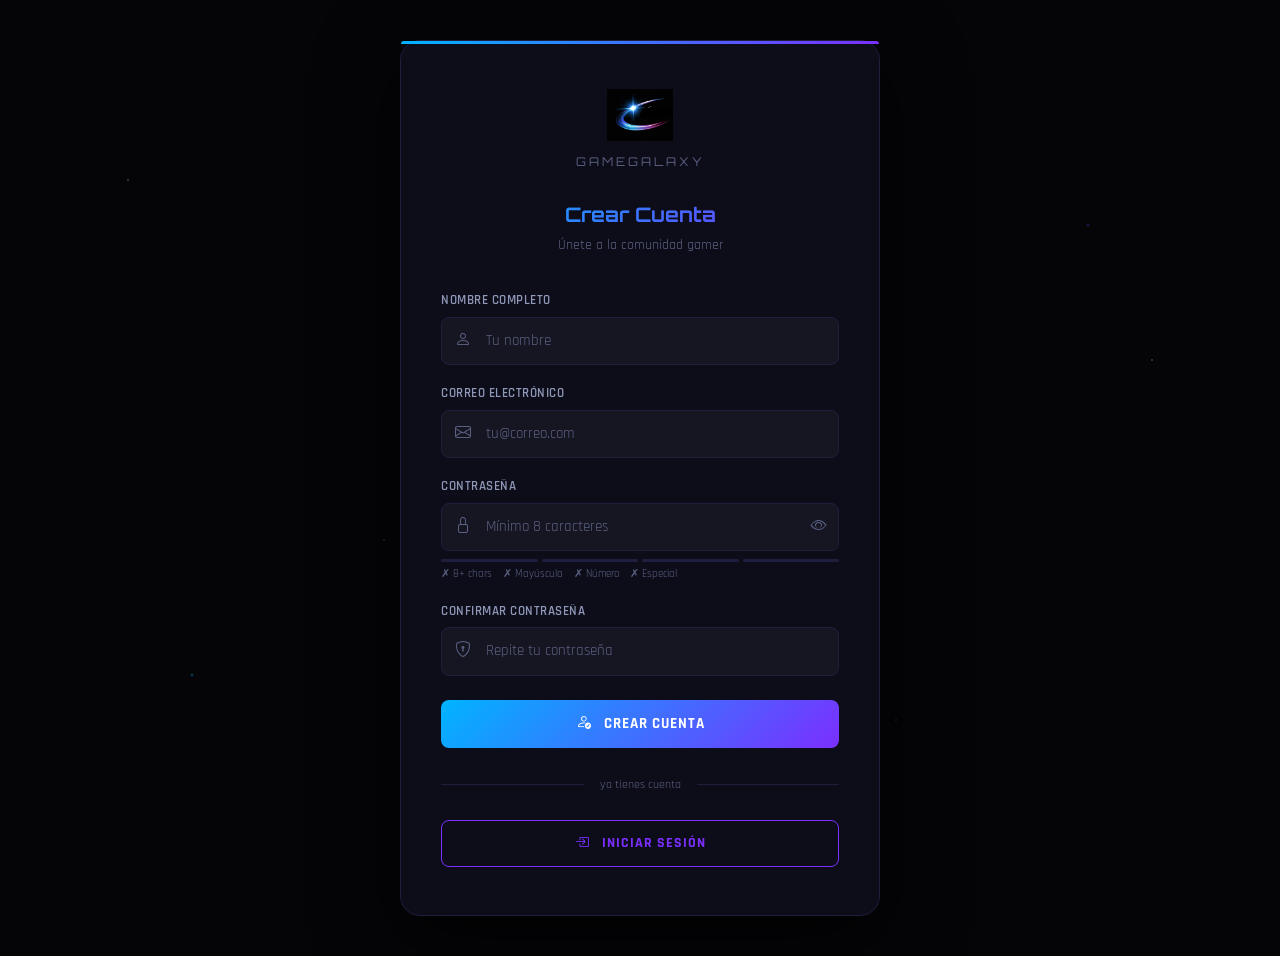
<file: videojuegos-store/register-user.html>
<!DOCTYPE html>
<html lang="es">
<head>
  <meta charset="UTF-8">
  <meta name="viewport" content="width=device-width, initial-scale=1.0">
  <title>Registro de Usuario — GameGalaxy</title>
  <link href="https://cdn.jsdelivr.net/npm/bootstrap@5.3.2/dist/css/bootstrap.min.css" rel="stylesheet">
  <link href="https://cdn.jsdelivr.net/npm/bootstrap-icons@1.11.3/font/bootstrap-icons.min.css" rel="stylesheet">
  <link rel="stylesheet" href="css/styles.css">
</head>
<body>
<div class="stars-bg"></div>

<div class="auth-wrapper">
  <div class="auth-container" style="max-width:480px">
    <div class="auth-logo">
      <img src="img/image.png" alt="GameGalaxy" style="height:52px;width:180px;object-fit:contain;object-position:center" onerror="this.style.display='none'">
      <div style="margin-top:12px;font-family:'Orbitron',monospace;font-size:12px;letter-spacing:3px;color:var(--text-muted)">GAMEGALAXY</div>
    </div>

    <h2 class="auth-title text-gradient-blue">Crear Cuenta</h2>
    <p class="auth-subtitle">Únete a la comunidad gamer</p>

    <div id="formError" class="alert-gg alert-gg-danger mb-3" style="display:none"></div>
    <div id="formSuccess" class="alert-gg alert-gg-success mb-3" style="display:none"></div>

    <form class="form-gg" id="registerForm" onsubmit="handleRegister(event)">
      <div class="mb-3">
        <label class="form-label">Nombre completo</label>
        <div style="position:relative">
          <i class="bi bi-person" style="position:absolute;left:14px;top:50%;transform:translateY(-50%);color:var(--text-muted);z-index:1"></i>
          <input type="text" class="form-control" id="name" placeholder="Tu nombre" style="padding-left:44px" required>
        </div>
      </div>
      <div class="mb-3">
        <label class="form-label">Correo electrónico</label>
        <div style="position:relative">
          <i class="bi bi-envelope" style="position:absolute;left:14px;top:50%;transform:translateY(-50%);color:var(--text-muted);z-index:1"></i>
          <input type="email" class="form-control" id="email" placeholder="tu@correo.com" style="padding-left:44px" required>
        </div>
      </div>
      <div class="mb-3">
        <label class="form-label">Contraseña</label>
        <div style="position:relative">
          <i class="bi bi-lock" style="position:absolute;left:14px;top:50%;transform:translateY(-50%);color:var(--text-muted);z-index:1"></i>
          <input type="password" class="form-control" id="password" placeholder="Mínimo 8 caracteres" style="padding-left:44px" required oninput="checkPw(this.value)">
          <button type="button" onclick="togglePw()"
                  style="position:absolute;right:12px;top:50%;transform:translateY(-50%);background:none;border:none;color:var(--text-muted);cursor:pointer;z-index:1">
            <i class="bi bi-eye" id="pwIcon"></i>
          </button>
        </div>
        <!-- Password strength -->
        <div style="margin-top:8px" id="pwStrength">
          <div style="display:flex;gap:4px;margin-bottom:4px">
            <div class="pw-bar" id="bar1" style="height:3px;flex:1;border-radius:2px;background:var(--border-accent);transition:background 0.3s"></div>
            <div class="pw-bar" id="bar2" style="height:3px;flex:1;border-radius:2px;background:var(--border-accent);transition:background 0.3s"></div>
            <div class="pw-bar" id="bar3" style="height:3px;flex:1;border-radius:2px;background:var(--border-accent);transition:background 0.3s"></div>
            <div class="pw-bar" id="bar4" style="height:3px;flex:1;border-radius:2px;background:var(--border-accent);transition:background 0.3s"></div>
          </div>
          <div style="font-size:11px;color:var(--text-muted)">
            <span id="req1" class="me-2">✗ 8+ chars</span>
            <span id="req2" class="me-2">✗ Mayúscula</span>
            <span id="req3" class="me-2">✗ Número</span>
            <span id="req4">✗ Especial</span>
          </div>
        </div>
      </div>
      <div class="mb-4">
        <label class="form-label">Confirmar contraseña</label>
        <div style="position:relative">
          <i class="bi bi-shield-lock" style="position:absolute;left:14px;top:50%;transform:translateY(-50%);color:var(--text-muted);z-index:1"></i>
          <input type="password" class="form-control" id="confirmPassword" placeholder="Repite tu contraseña" style="padding-left:44px" required>
        </div>
      </div>
      <button type="submit" class="btn-gg-primary w-100" style="padding:13px;font-size:15px">
        <i class="bi bi-person-check me-2"></i> Crear Cuenta
      </button>
    </form>

    <div class="auth-divider"><span>ya tienes cuenta</span></div>

    <div class="text-center">
      <a href="login-user.html" class="btn-gg-secondary w-100" style="text-decoration:none;display:block;text-align:center;padding:12px">
        <i class="bi bi-box-arrow-in-right me-2"></i> Iniciar Sesión
      </a>
    </div>
  </div>
</div>

<script src="https://cdn.jsdelivr.net/npm/bootstrap@5.3.2/dist/js/bootstrap.bundle.min.js"></script>
<script src="js/storage.js"></script>
<script src="js/auth.js"></script>
<script>
  if (Storage.getCurrentUser()) window.location.href = 'usuario/tienda.html';

  function handleRegister(e) {
    e.preventDefault();
    const name = document.getElementById('name').value;
    const email = document.getElementById('email').value;
    const password = document.getElementById('password').value;
    const confirm = document.getElementById('confirmPassword').value;

    hideFormError('formError');
    document.getElementById('formSuccess').style.display = 'none';

    if (password !== confirm) {
      showFormError('formError', 'Las contraseñas no coinciden.');
      return;
    }

    const result = Auth.registerUser(name, email, password);

    if (result.ok) {
      document.getElementById('formSuccess').textContent = result.msg + ' Redirigiendo...';
      document.getElementById('formSuccess').style.display = 'block';
      setTimeout(() => window.location.href = 'login-user.html', 1500);
    } else {
      showFormError('formError', result.msg);
    }
  }

  function togglePw() {
    const input = document.getElementById('password');
    const icon = document.getElementById('pwIcon');
    if (input.type === 'password') {
      input.type = 'text';
      icon.className = 'bi bi-eye-slash';
    } else {
      input.type = 'password';
      icon.className = 'bi bi-eye';
    }
  }

  function checkPw(pw) {
    const checks = [
      pw.length >= 8,
      /[A-Z]/.test(pw),
      /[0-9]/.test(pw),
      /[^A-Za-z0-9]/.test(pw)
    ];
    const colors = ['var(--danger)', 'var(--warning)', 'var(--accent-blue)', 'var(--success)'];
    const passed = checks.filter(Boolean).length;

    for (let i = 1; i <= 4; i++) {
      document.getElementById('bar' + i).style.background = i <= passed ? colors[passed - 1] : 'var(--border-accent)';
    }

    const ids = ['req1', 'req2', 'req3', 'req4'];
    const labels = ['8+ chars', 'Mayúscula', 'Número', 'Especial'];
    checks.forEach((ok, i) => {
      const el = document.getElementById(ids[i]);
      el.textContent = (ok ? '✓ ' : '✗ ') + labels[i];
      el.style.color = ok ? 'var(--success)' : 'var(--text-muted)';
    });
  }
</script>
</body>
</html>
</file>
<file: videojuegos-store/css/styles.css>
@import url('https://fonts.googleapis.com/css2?family=Orbitron:wght@400;600;700;900&family=Rajdhani:wght@300;400;500;600;700&display=swap');

:root {
  --bg-primary: #050508;
  --bg-secondary: #0a0a14;
  --bg-card: #0d0d1a;
  --bg-card-hover: #131325;
  --accent-blue: #00b4ff;
  --accent-purple: #7b2fff;
  --accent-orange: #ff8c00;
  --accent-gold: #ffb700;
  --text-primary: #e8eaf6;
  --text-secondary: #9098b8;
  --text-muted: #5a6080;
  --border-color: #1a1a2e;
  --border-accent: #1e1e3f;
  --success: #00e676;
  --danger: #ff1744;
  --warning: #ffc400;
  --gradient-blue: linear-gradient(135deg, #00b4ff, #7b2fff);
  --gradient-orange: linear-gradient(135deg, #ff8c00, #ffb700);
  --gradient-card: linear-gradient(145deg, #0d0d1a, #0a0a14);
  --glow-blue: 0 0 20px rgba(0, 180, 255, 0.4);
  --glow-purple: 0 0 20px rgba(123, 47, 255, 0.4);
  --glow-orange: 0 0 20px rgba(255, 140, 0, 0.4);
  --shadow-card: 0 8px 32px rgba(0, 0, 0, 0.6);
  --radius: 12px;
  --radius-lg: 20px;
}

* { margin: 0; padding: 0; box-sizing: border-box; }

html { scroll-behavior: smooth; }

body {
  font-family: 'Rajdhani', sans-serif;
  background-color: var(--bg-primary);
  color: var(--text-primary);
  min-height: 100vh;
  overflow-x: hidden;
}

/* ===== SCROLLBAR ===== */
::-webkit-scrollbar { width: 6px; }
::-webkit-scrollbar-track { background: var(--bg-secondary); }
::-webkit-scrollbar-thumb { background: var(--accent-purple); border-radius: 3px; }

/* ===== TYPOGRAPHY ===== */
h1, h2, h3, h4, h5, h6 { font-family: 'Orbitron', monospace; }

.text-gradient-blue {
  background: var(--gradient-blue);
  -webkit-background-clip: text;
  -webkit-text-fill-color: transparent;
  background-clip: text;
}

.text-gradient-orange {
  background: var(--gradient-orange);
  -webkit-background-clip: text;
  -webkit-text-fill-color: transparent;
  background-clip: text;
}

/* ===== BACKGROUND EFFECTS ===== */
.stars-bg {
  position: fixed;
  top: 0; left: 0;
  width: 100%; height: 100%;
  pointer-events: none;
  z-index: 0;
  overflow: hidden;
}

.stars-bg::before {
  content: '';
  position: absolute;
  width: 100%; height: 100%;
  background-image:
    radial-gradient(1px 1px at 10% 20%, rgba(255,255,255,0.6) 0%, transparent 100%),
    radial-gradient(1px 1px at 30% 60%, rgba(255,255,255,0.4) 0%, transparent 100%),
    radial-gradient(1px 1px at 50% 10%, rgba(255,255,255,0.5) 0%, transparent 100%),
    radial-gradient(1px 1px at 70% 80%, rgba(255,255,255,0.3) 0%, transparent 100%),
    radial-gradient(1px 1px at 90% 40%, rgba(255,255,255,0.6) 0%, transparent 100%),
    radial-gradient(2px 2px at 15% 75%, rgba(0,180,255,0.4) 0%, transparent 100%),
    radial-gradient(2px 2px at 85% 25%, rgba(123,47,255,0.4) 0%, transparent 100%);
  animation: twinkle 8s ease-in-out infinite alternate;
}

@keyframes twinkle {
  0% { opacity: 0.7; }
  100% { opacity: 1; }
}

/* ===== NAVBAR ===== */
.navbar-gg {
  background: rgba(5, 5, 8, 0.95);
  backdrop-filter: blur(20px);
  border-bottom: 1px solid var(--border-accent);
  padding: 12px 0;
  position: sticky;
  top: 0;
  z-index: 1000;
}

.navbar-gg .navbar-brand {
  display: flex;
  align-items: center;
  gap: 12px;
}

.navbar-gg .brand-logo {
  height: 38px;
  width: 150px;
  object-fit: cover;
  object-position: center;
  border-radius: 8px;
  border: 1px solid rgba(0,180,255,0.2);
  background: #000;
}

.navbar-gg .nav-link {
  color: var(--text-secondary) !important;
  font-family: 'Rajdhani', sans-serif;
  font-weight: 600;
  font-size: 15px;
  letter-spacing: 0.5px;
  padding: 8px 16px !important;
  border-radius: 8px;
  transition: all 0.3s ease;
  position: relative;
}

.navbar-gg .nav-link:hover,
.navbar-gg .nav-link.active {
  color: var(--accent-blue) !important;
  background: rgba(0, 180, 255, 0.08);
}

.navbar-gg .nav-link::after {
  content: '';
  position: absolute;
  bottom: 4px;
  left: 50%;
  transform: translateX(-50%);
  width: 0;
  height: 2px;
  background: var(--gradient-blue);
  border-radius: 2px;
  transition: width 0.3s ease;
}

.navbar-gg .nav-link:hover::after { width: 60%; }

/* ===== BUTTONS ===== */
.btn-gg-primary {
  background: var(--gradient-blue);
  border: none;
  color: #fff;
  font-family: 'Rajdhani', sans-serif;
  font-weight: 700;
  font-size: 14px;
  letter-spacing: 1px;
  text-transform: uppercase;
  padding: 10px 24px;
  border-radius: 8px;
  cursor: pointer;
  transition: all 0.3s ease;
  position: relative;
  overflow: hidden;
}

.btn-gg-primary::before {
  content: '';
  position: absolute;
  top: 0; left: -100%;
  width: 100%; height: 100%;
  background: linear-gradient(90deg, transparent, rgba(255,255,255,0.15), transparent);
  transition: left 0.5s ease;
}

.btn-gg-primary:hover::before { left: 100%; }

.btn-gg-primary:hover {
  box-shadow: var(--glow-blue);
  transform: translateY(-2px);
  color: #fff;
}

.btn-gg-secondary {
  background: transparent;
  border: 1px solid var(--accent-purple);
  color: var(--accent-purple);
  font-family: 'Rajdhani', sans-serif;
  font-weight: 700;
  font-size: 14px;
  letter-spacing: 1px;
  text-transform: uppercase;
  padding: 10px 24px;
  border-radius: 8px;
  cursor: pointer;
  transition: all 0.3s ease;
}

.btn-gg-secondary:hover {
  background: var(--accent-purple);
  color: #fff;
  box-shadow: var(--glow-purple);
  transform: translateY(-2px);
}

.btn-gg-orange {
  background: var(--gradient-orange);
  border: none;
  color: #fff;
  font-family: 'Rajdhani', sans-serif;
  font-weight: 700;
  font-size: 14px;
  letter-spacing: 1px;
  text-transform: uppercase;
  padding: 10px 24px;
  border-radius: 8px;
  cursor: pointer;
  transition: all 0.3s ease;
}

.btn-gg-orange:hover {
  box-shadow: var(--glow-orange);
  transform: translateY(-2px);
  color: #fff;
}

.btn-gg-danger {
  background: transparent;
  border: 1px solid var(--danger);
  color: var(--danger);
  font-family: 'Rajdhani', sans-serif;
  font-weight: 700;
  font-size: 13px;
  padding: 7px 16px;
  border-radius: 6px;
  cursor: pointer;
  transition: all 0.3s ease;
}

.btn-gg-danger:hover {
  background: var(--danger);
  color: #fff;
}

/* ===== CARDS ===== */
.card-gg {
  background: var(--bg-card);
  border: 1px solid var(--border-accent);
  border-radius: var(--radius-lg);
  box-shadow: var(--shadow-card);
  transition: all 0.3s ease;
  overflow: hidden;
  position: relative;
}

.card-gg:hover {
  border-color: rgba(0, 180, 255, 0.3);
  transform: translateY(-4px);
  box-shadow: 0 16px 48px rgba(0, 0, 0, 0.8), var(--glow-blue);
}

.card-gg .card-img-top {
  height: 200px;
  object-fit: cover;
  border-bottom: 1px solid var(--border-accent);
}

.card-gg .card-body {
  padding: 20px;
}

.card-gg .card-title {
  font-family: 'Orbitron', monospace;
  font-size: 14px;
  color: var(--text-primary);
  margin-bottom: 8px;
}

.card-gg .card-text {
  color: var(--text-secondary);
  font-size: 14px;
  line-height: 1.5;
}

.game-price {
  font-family: 'Orbitron', monospace;
  font-size: 20px;
  background: var(--gradient-orange);
  -webkit-background-clip: text;
  -webkit-text-fill-color: transparent;
  background-clip: text;
  font-weight: 700;
}

.badge-platform {
  display: inline-block;
  padding: 3px 10px;
  border-radius: 20px;
  font-size: 11px;
  font-weight: 700;
  letter-spacing: 0.5px;
  text-transform: uppercase;
}

.badge-ps { background: rgba(0, 55, 145, 0.4); border: 1px solid #0037aa; color: #4488ff; }
.badge-xbox { background: rgba(16, 124, 16, 0.4); border: 1px solid #107c10; color: #4caf50; }
.badge-nintendo { background: rgba(200, 0, 0, 0.3); border: 1px solid #c80000; color: #ff5252; }
.badge-pc { background: rgba(0, 180, 255, 0.15); border: 1px solid var(--accent-blue); color: var(--accent-blue); }

.badge-genre {
  background: rgba(123, 47, 255, 0.2);
  border: 1px solid rgba(123, 47, 255, 0.4);
  color: #aa88ff;
  padding: 3px 10px;
  border-radius: 20px;
  font-size: 11px;
  font-weight: 600;
  text-transform: uppercase;
}

/* ===== FORMS ===== */
.form-gg .form-control,
.form-gg .form-select {
  background: rgba(255, 255, 255, 0.04);
  border: 1px solid var(--border-accent);
  color: var(--text-primary);
  border-radius: 8px;
  padding: 12px 16px;
  font-family: 'Rajdhani', sans-serif;
  font-size: 15px;
  transition: all 0.3s ease;
}

.form-gg .form-control:focus,
.form-gg .form-select:focus {
  background: rgba(255, 255, 255, 0.06);
  border-color: var(--accent-blue);
  box-shadow: 0 0 0 3px rgba(0, 180, 255, 0.1);
  color: var(--text-primary);
  outline: none;
}

.form-gg .form-control::placeholder { color: var(--text-muted); }

.form-gg .form-label {
  color: var(--text-secondary);
  font-weight: 600;
  font-size: 13px;
  letter-spacing: 0.5px;
  text-transform: uppercase;
  margin-bottom: 6px;
}

.form-gg .form-select option {
  background: var(--bg-secondary);
  color: var(--text-primary);
}

/* ===== AUTH PAGES ===== */
.auth-wrapper {
  min-height: 100vh;
  display: flex;
  align-items: center;
  justify-content: center;
  position: relative;
  padding: 40px 20px;
}

.auth-container {
  background: var(--bg-card);
  border: 1px solid var(--border-accent);
  border-radius: var(--radius-lg);
  padding: 48px 40px;
  width: 100%;
  max-width: 460px;
  position: relative;
  z-index: 1;
  box-shadow: 0 24px 80px rgba(0, 0, 0, 0.8);
}

.auth-container::before {
  content: '';
  position: absolute;
  top: 0; left: 0; right: 0;
  height: 3px;
  background: var(--gradient-blue);
  border-radius: var(--radius-lg) var(--radius-lg) 0 0;
}

.auth-logo {
  text-align: center;
  margin-bottom: 32px;
}

.auth-logo img { 
  height: 70px; 
  width: 200px; 
  object-fit: contain;
  object-position: center;
}

.auth-title {
  font-family: 'Orbitron', monospace;
  font-size: 20px;
  font-weight: 700;
  text-align: center;
  margin-bottom: 8px;
}

.auth-subtitle {
  color: var(--text-muted);
  text-align: center;
  font-size: 14px;
  margin-bottom: 32px;
}

.auth-divider {
  text-align: center;
  position: relative;
  margin: 24px 0;
}

.auth-divider::before {
  content: '';
  position: absolute;
  top: 50%;
  left: 0; right: 0;
  height: 1px;
  background: var(--border-accent);
}

.auth-divider span {
  background: var(--bg-card);
  color: var(--text-muted);
  padding: 0 16px;
  font-size: 12px;
  position: relative;
}

/* ===== HERO SECTION ===== */
.hero-section {
  min-height: 92vh;
  display: flex;
  align-items: center;
  position: relative;
  overflow: hidden;
  padding: 80px 0;
}

.hero-section::before {
  content: '';
  position: absolute;
  top: 0; left: 0; right: 0; bottom: 0;
  background: radial-gradient(ellipse at 30% 50%, rgba(0, 180, 255, 0.08) 0%, transparent 60%),
              radial-gradient(ellipse at 70% 50%, rgba(123, 47, 255, 0.08) 0%, transparent 60%);
  pointer-events: none;
}

.hero-title {
  font-family: 'Orbitron', monospace;
  font-size: clamp(32px, 5vw, 64px);
  font-weight: 900;
  line-height: 1.1;
  margin-bottom: 24px;
}

.hero-subtitle {
  font-size: 18px;
  color: var(--text-secondary);
  line-height: 1.7;
  margin-bottom: 40px;
  max-width: 500px;
}

.hero-logo {
  width: 100%;
  max-width: 500px;
  filter: drop-shadow(0 0 40px rgba(0, 180, 255, 0.3));
  animation: float 6s ease-in-out infinite;
}

@keyframes float {
  0%, 100% { transform: translateY(0px); }
  50% { transform: translateY(-20px); }
}

/* ===== ADMIN LAYOUT ===== */
.admin-layout {
  display: flex;
  min-height: 100vh;
}

.sidebar {
  width: 260px;
  background: var(--bg-secondary);
  border-right: 1px solid var(--border-accent);
  position: fixed;
  top: 0;
  left: 0;
  height: 100vh;
  overflow-y: auto;
  z-index: 100;
  display: flex;
  flex-direction: column;
}

.sidebar-header {
  padding: 24px 20px;
  border-bottom: 1px solid var(--border-accent);
}

.sidebar-header img { height: 36px; }

.sidebar-nav {
  flex: 1;
  padding: 16px 12px;
}

.sidebar-nav .nav-item { margin-bottom: 4px; }

.sidebar-nav .nav-link {
  color: var(--text-secondary);
  font-family: 'Rajdhani', sans-serif;
  font-weight: 600;
  font-size: 15px;
  padding: 12px 16px;
  border-radius: 10px;
  display: flex;
  align-items: center;
  gap: 12px;
  transition: all 0.3s ease;
  text-decoration: none;
}

.sidebar-nav .nav-link i {
  font-size: 18px;
  width: 22px;
  text-align: center;
}

.sidebar-nav .nav-link:hover {
  background: rgba(0, 180, 255, 0.08);
  color: var(--accent-blue);
}

.sidebar-nav .nav-link.active {
  background: rgba(0, 180, 255, 0.12);
  color: var(--accent-blue);
  border-left: 3px solid var(--accent-blue);
}

.sidebar-section {
  font-size: 10px;
  text-transform: uppercase;
  letter-spacing: 1.5px;
  color: var(--text-muted);
  padding: 12px 16px 6px;
  font-weight: 700;
}

.admin-content {
  margin-left: 260px;
  flex: 1;
  padding: 32px;
  background: var(--bg-primary);
  min-height: 100vh;
}

.page-header {
  margin-bottom: 32px;
  padding-bottom: 24px;
  border-bottom: 1px solid var(--border-accent);
}

.page-header h1 {
  font-size: 24px;
  font-weight: 700;
}

/* ===== STAT CARDS ===== */
.stat-card {
  background: var(--bg-card);
  border: 1px solid var(--border-accent);
  border-radius: var(--radius);
  padding: 24px;
  position: relative;
  overflow: hidden;
  transition: all 0.3s ease;
}

.stat-card::before {
  content: '';
  position: absolute;
  top: 0; left: 0; right: 0;
  height: 3px;
}

.stat-card.blue::before { background: var(--gradient-blue); }
.stat-card.orange::before { background: var(--gradient-orange); }
.stat-card.purple::before { background: linear-gradient(135deg, #7b2fff, #c553ff); }
.stat-card.green::before { background: linear-gradient(135deg, #00e676, #00b248); }

.stat-card:hover { transform: translateY(-4px); box-shadow: var(--shadow-card); }

.stat-icon {
  font-size: 32px;
  margin-bottom: 12px;
  opacity: 0.8;
}

.stat-value {
  font-family: 'Orbitron', monospace;
  font-size: 28px;
  font-weight: 700;
  margin-bottom: 4px;
}

.stat-label {
  color: var(--text-secondary);
  font-size: 13px;
  text-transform: uppercase;
  letter-spacing: 0.5px;
}

/* ===== TABLES ===== */
.table-gg {
  width: 100%;
  border-collapse: separate;
  border-spacing: 0;
}

.table-gg thead th {
  background: var(--bg-secondary);
  color: var(--text-muted);
  font-family: 'Rajdhani', sans-serif;
  font-size: 12px;
  font-weight: 700;
  text-transform: uppercase;
  letter-spacing: 1px;
  padding: 14px 16px;
  border-bottom: 1px solid var(--border-accent);
}

.table-gg tbody tr {
  border-bottom: 1px solid var(--border-color);
  transition: background 0.2s ease;
}

.table-gg tbody tr:hover {
  background: rgba(255, 255, 255, 0.02);
}

.table-gg tbody td {
  padding: 14px 16px;
  color: var(--text-primary);
  font-size: 14px;
  vertical-align: middle;
}

.table-wrapper {
  background: var(--bg-card);
  border: 1px solid var(--border-accent);
  border-radius: var(--radius);
  overflow: hidden;
}

/* ===== MODALS ===== */
.modal-gg .modal-content {
  background: var(--bg-card);
  border: 1px solid var(--border-accent);
  border-radius: var(--radius-lg);
  color: var(--text-primary);
}

.modal-gg .modal-header {
  border-bottom: 1px solid var(--border-accent);
  padding: 20px 24px;
}

.modal-gg .modal-title {
  font-family: 'Orbitron', monospace;
  font-size: 16px;
}

.modal-gg .modal-footer {
  border-top: 1px solid var(--border-accent);
  padding: 16px 24px;
}

.modal-gg .btn-close {
  filter: invert(1);
  opacity: 0.6;
}

/* ===== ALERTS ===== */
.alert-gg {
  border: none;
  border-radius: var(--radius);
  padding: 12px 16px;
  font-family: 'Rajdhani', sans-serif;
  font-weight: 600;
  font-size: 14px;
}

.alert-gg-success {
  background: rgba(0, 230, 118, 0.1);
  border-left: 3px solid var(--success);
  color: var(--success);
}

.alert-gg-danger {
  background: rgba(255, 23, 68, 0.1);
  border-left: 3px solid var(--danger);
  color: #ff5252;
}

.alert-gg-warning {
  background: rgba(255, 196, 0, 0.1);
  border-left: 3px solid var(--warning);
  color: var(--warning);
}

/* ===== STOCK LOW ===== */
.stock-low {
  color: var(--danger);
  font-weight: 700;
  animation: pulse-red 2s ease-in-out infinite;
}

@keyframes pulse-red {
  0%, 100% { opacity: 1; }
  50% { opacity: 0.5; }
}

.stock-ok { color: var(--success); }
.stock-medium { color: var(--warning); }

/* ===== CARRITO ===== */
.cart-item {
  background: var(--bg-card);
  border: 1px solid var(--border-accent);
  border-radius: var(--radius);
  padding: 16px;
  margin-bottom: 12px;
  display: flex;
  align-items: center;
  gap: 16px;
  transition: all 0.3s ease;
}

.cart-item:hover {
  border-color: rgba(0, 180, 255, 0.2);
}

.cart-item-img {
  width: 70px;
  height: 70px;
  object-fit: cover;
  border-radius: 8px;
}

.cart-item-info { flex: 1; }

.cart-item-title {
  font-family: 'Orbitron', monospace;
  font-size: 13px;
  margin-bottom: 4px;
}

.cart-total-section {
  background: var(--bg-card);
  border: 1px solid var(--border-accent);
  border-radius: var(--radius);
  padding: 24px;
}

.cart-total-line {
  display: flex;
  justify-content: space-between;
  align-items: center;
  padding: 8px 0;
  border-bottom: 1px solid var(--border-color);
}

.cart-total-final {
  font-family: 'Orbitron', monospace;
  font-size: 22px;
  background: var(--gradient-orange);
  -webkit-background-clip: text;
  -webkit-text-fill-color: transparent;
  background-clip: text;
}

/* ===== FILTER BAR ===== */
.filter-bar {
  background: var(--bg-card);
  border: 1px solid var(--border-accent);
  border-radius: var(--radius);
  padding: 16px 20px;
  margin-bottom: 24px;
  display: flex;
  gap: 12px;
  flex-wrap: wrap;
  align-items: center;
}

.filter-chip {
  background: transparent;
  border: 1px solid var(--border-accent);
  color: var(--text-secondary);
  padding: 6px 14px;
  border-radius: 20px;
  font-size: 13px;
  font-weight: 600;
  cursor: pointer;
  transition: all 0.2s ease;
}

.filter-chip:hover,
.filter-chip.active {
  background: rgba(0, 180, 255, 0.12);
  border-color: var(--accent-blue);
  color: var(--accent-blue);
}

/* ===== COLLECTION CARD ===== */
.collection-card {
  background: var(--bg-card);
  border: 1px solid var(--border-accent);
  border-radius: var(--radius-lg);
  overflow: hidden;
  transition: all 0.3s ease;
  position: relative;
}

.collection-card::after {
  content: 'PACK';
  position: absolute;
  top: 12px;
  right: 12px;
  background: var(--gradient-orange);
  color: #fff;
  padding: 2px 10px;
  border-radius: 20px;
  font-size: 10px;
  font-weight: 800;
  letter-spacing: 1px;
}

.collection-card:hover {
  transform: translateY(-4px);
  border-color: rgba(255, 140, 0, 0.3);
  box-shadow: 0 16px 48px rgba(0, 0, 0, 0.8), var(--glow-orange);
}

.collection-card img {
  width: 100%;
  height: 180px;
  object-fit: cover;
}

/* ===== RECOMMENDATION SECTION ===== */
.section-title {
  font-family: 'Orbitron', monospace;
  font-size: 20px;
  font-weight: 700;
  margin-bottom: 24px;
  display: flex;
  align-items: center;
  gap: 12px;
}

.section-title::before {
  content: '';
  display: block;
  width: 4px;
  height: 24px;
  background: var(--gradient-blue);
  border-radius: 2px;
}

/* ===== CHECKOUT ===== */
.checkout-container {
  max-width: 600px;
  margin: 0 auto;
}

.checkout-summary {
  background: var(--bg-card);
  border: 1px solid var(--border-accent);
  border-radius: var(--radius);
  padding: 24px;
  margin-bottom: 24px;
}

.checkout-success {
  text-align: center;
  padding: 60px 40px;
}

.success-icon {
  font-size: 80px;
  color: var(--success);
  margin-bottom: 24px;
  animation: bounce 0.6s ease;
}

@keyframes bounce {
  0%, 100% { transform: scale(1); }
  50% { transform: scale(1.2); }
}

/* ===== SEARCH ===== */
.search-wrapper {
  position: relative;
}

.search-wrapper input {
  padding-left: 44px !important;
}

.search-wrapper i {
  position: absolute;
  left: 14px;
  top: 50%;
  transform: translateY(-50%);
  color: var(--text-muted);
  font-size: 16px;
  z-index: 1;
}

/* ===== EMPTY STATE ===== */
.empty-state {
  text-align: center;
  padding: 60px 20px;
  color: var(--text-muted);
}

.empty-state i {
  font-size: 60px;
  margin-bottom: 16px;
  opacity: 0.3;
}

.empty-state h4 {
  font-family: 'Orbitron', monospace;
  font-size: 16px;
  margin-bottom: 8px;
  color: var(--text-secondary);
}

/* ===== RESPONSIVE ===== */
@media (max-width: 991px) {
  .sidebar {
    transform: translateX(-100%);
    transition: transform 0.3s ease;
  }
  
  .sidebar.open { transform: translateX(0); }
  
  .admin-content { margin-left: 0; padding: 20px; }
  
  .auth-container { padding: 32px 24px; }
  
  .hero-logo { max-width: 300px; margin-top: 40px; }
}

@media (max-width: 576px) {
  .auth-container { padding: 24px 16px; }
  .admin-content { padding: 16px; }
  .filter-bar { flex-direction: column; }
}

/* ===== UTILITY ===== */
.glow-text-blue { text-shadow: 0 0 20px rgba(0, 180, 255, 0.6); }
.glow-text-orange { text-shadow: 0 0 20px rgba(255, 140, 0, 0.6); }

.divider {
  height: 1px;
  background: var(--border-accent);
  margin: 24px 0;
}

.tag {
  display: inline-block;
  background: rgba(255,255,255,0.05);
  border: 1px solid var(--border-accent);
  color: var(--text-secondary);
  padding: 3px 10px;
  border-radius: 4px;
  font-size: 12px;
}

.bg-card-gg {
  background: var(--bg-card);
  border: 1px solid var(--border-accent);
  border-radius: var(--radius);
  padding: 24px;
}

.toast-container {
  position: fixed;
  top: 80px;
  right: 20px;
  z-index: 9999;
}

.toast-gg {
  background: var(--bg-card);
  border: 1px solid var(--border-accent);
  border-radius: var(--radius);
  padding: 14px 18px;
  margin-bottom: 8px;
  min-width: 280px;
  box-shadow: 0 8px 32px rgba(0,0,0,0.6);
  animation: slideIn 0.3s ease;
  display: flex;
  align-items: center;
  gap: 10px;
  font-weight: 600;
  font-size: 14px;
}

.toast-gg.success { border-left: 3px solid var(--success); }
.toast-gg.error { border-left: 3px solid var(--danger); }
.toast-gg.info { border-left: 3px solid var(--accent-blue); }

@keyframes slideIn {
  from { opacity: 0; transform: translateX(30px); }
  to { opacity: 1; transform: translateX(0); }
}

.cart-badge {
  position: relative;
}

.cart-count {
  position: absolute;
  top: -8px;
  right: -8px;
  background: var(--accent-orange);
  color: #fff;
  font-size: 10px;
  font-weight: 800;
  width: 18px;
  height: 18px;
  border-radius: 50%;
  display: flex;
  align-items: center;
  justify-content: center;
  font-family: 'Orbitron', monospace;
}

.img-placeholder {
  width: 100%;
  height: 200px;
  background: linear-gradient(135deg, var(--bg-secondary), var(--bg-card));
  display: flex;
  align-items: center;
  justify-content: center;
  color: var(--text-muted);
  font-size: 40px;
}
</file>
